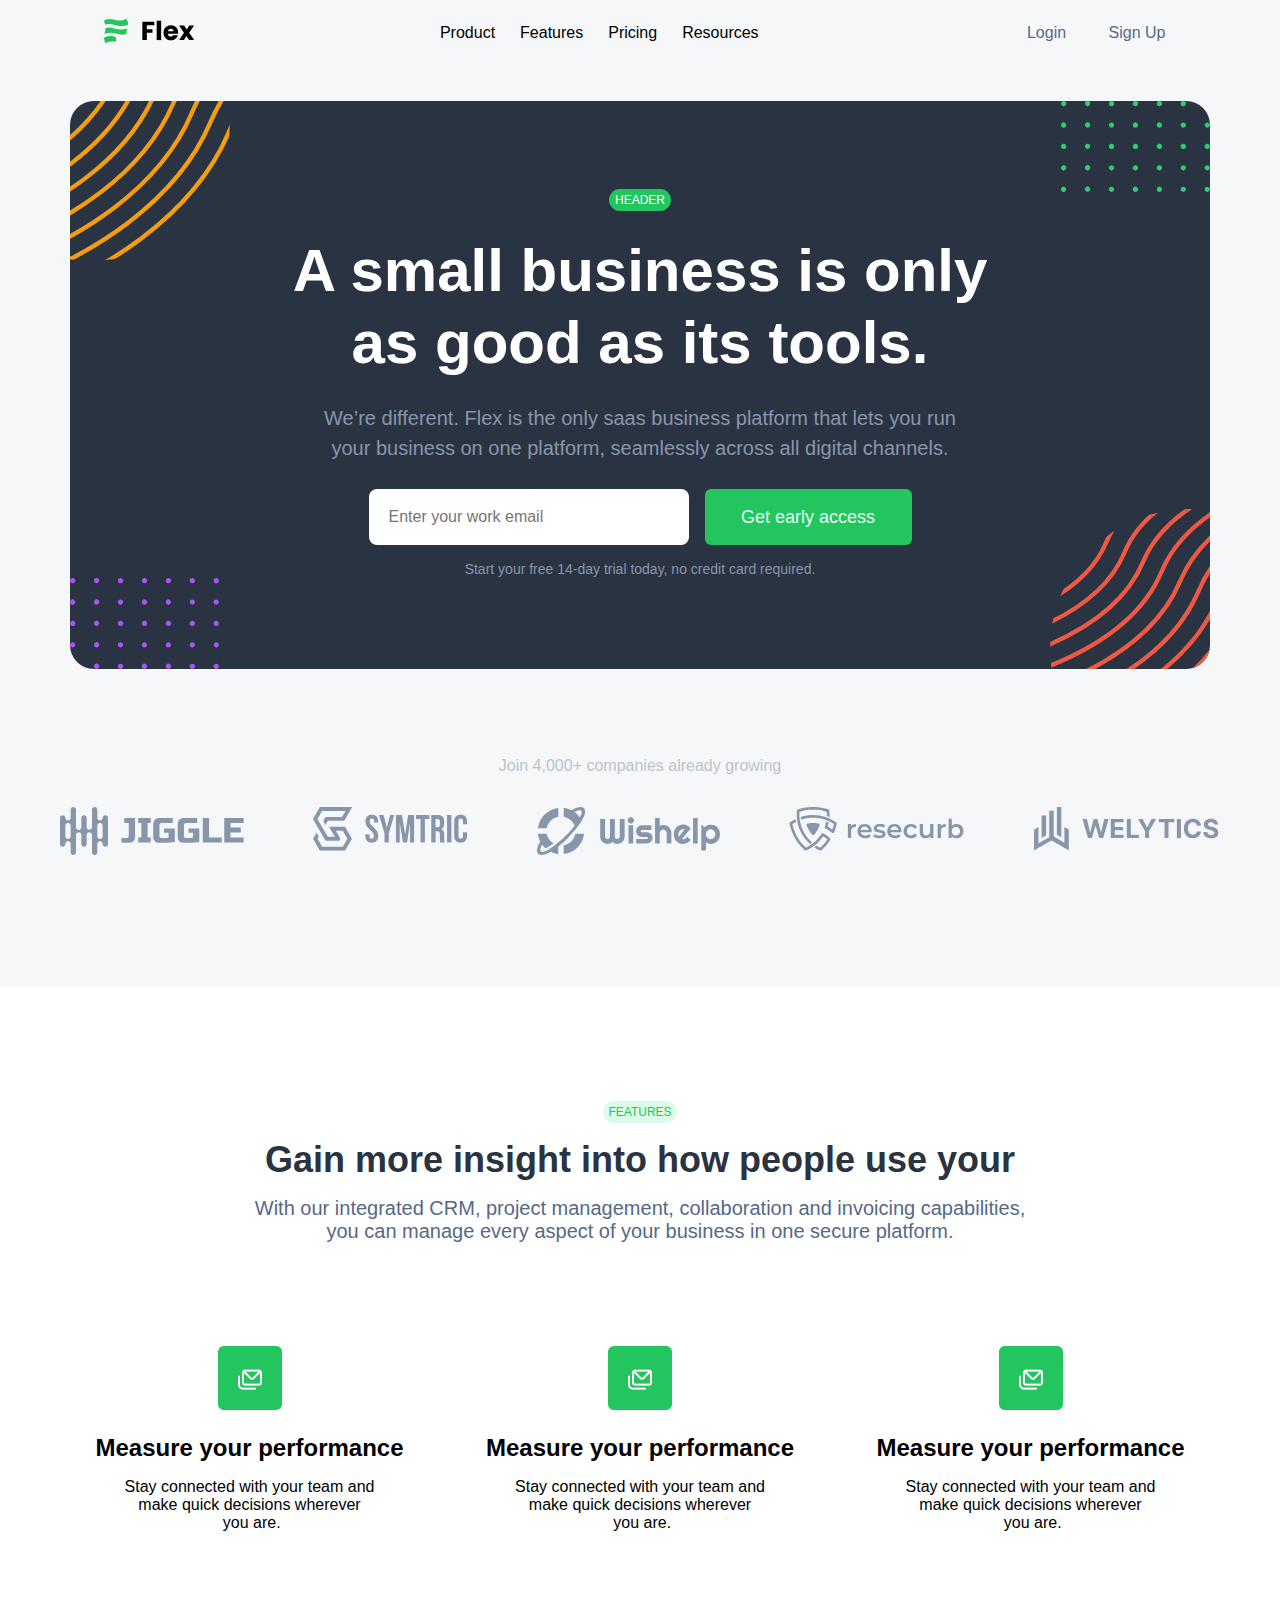
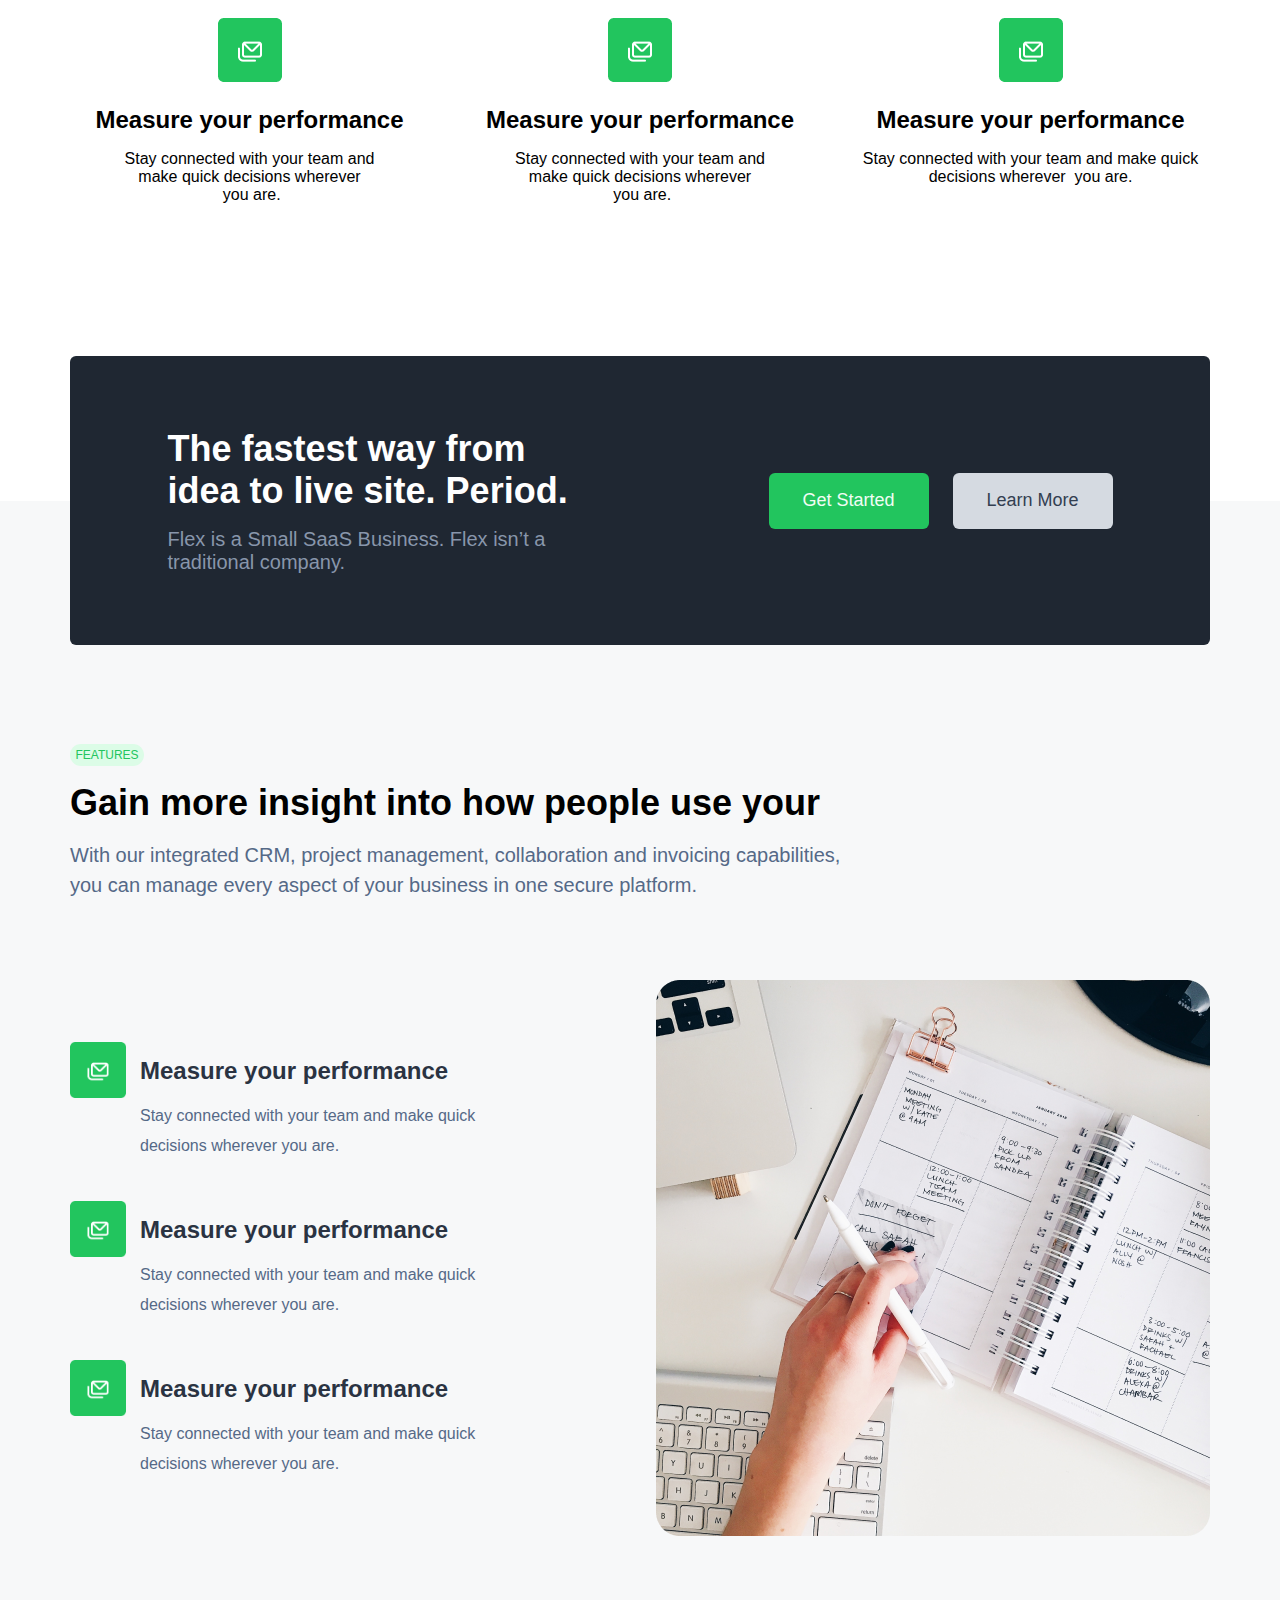
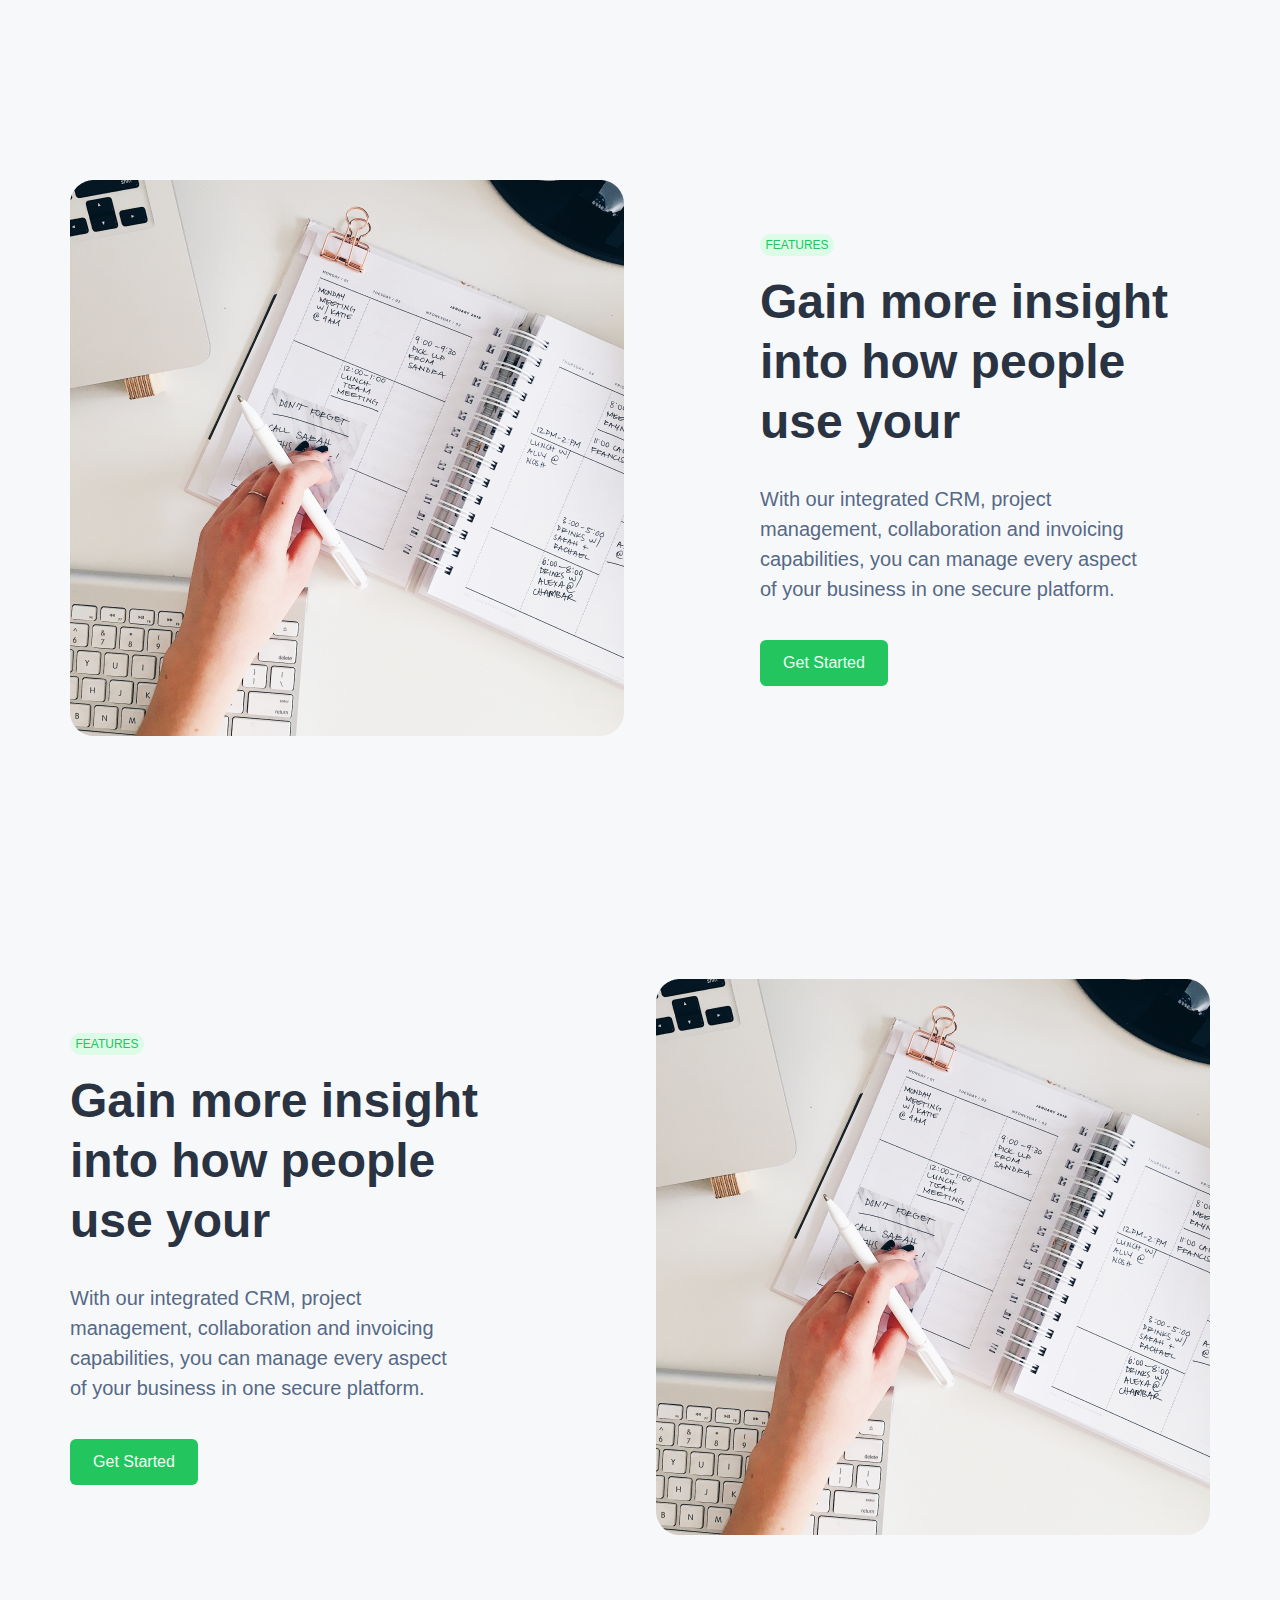
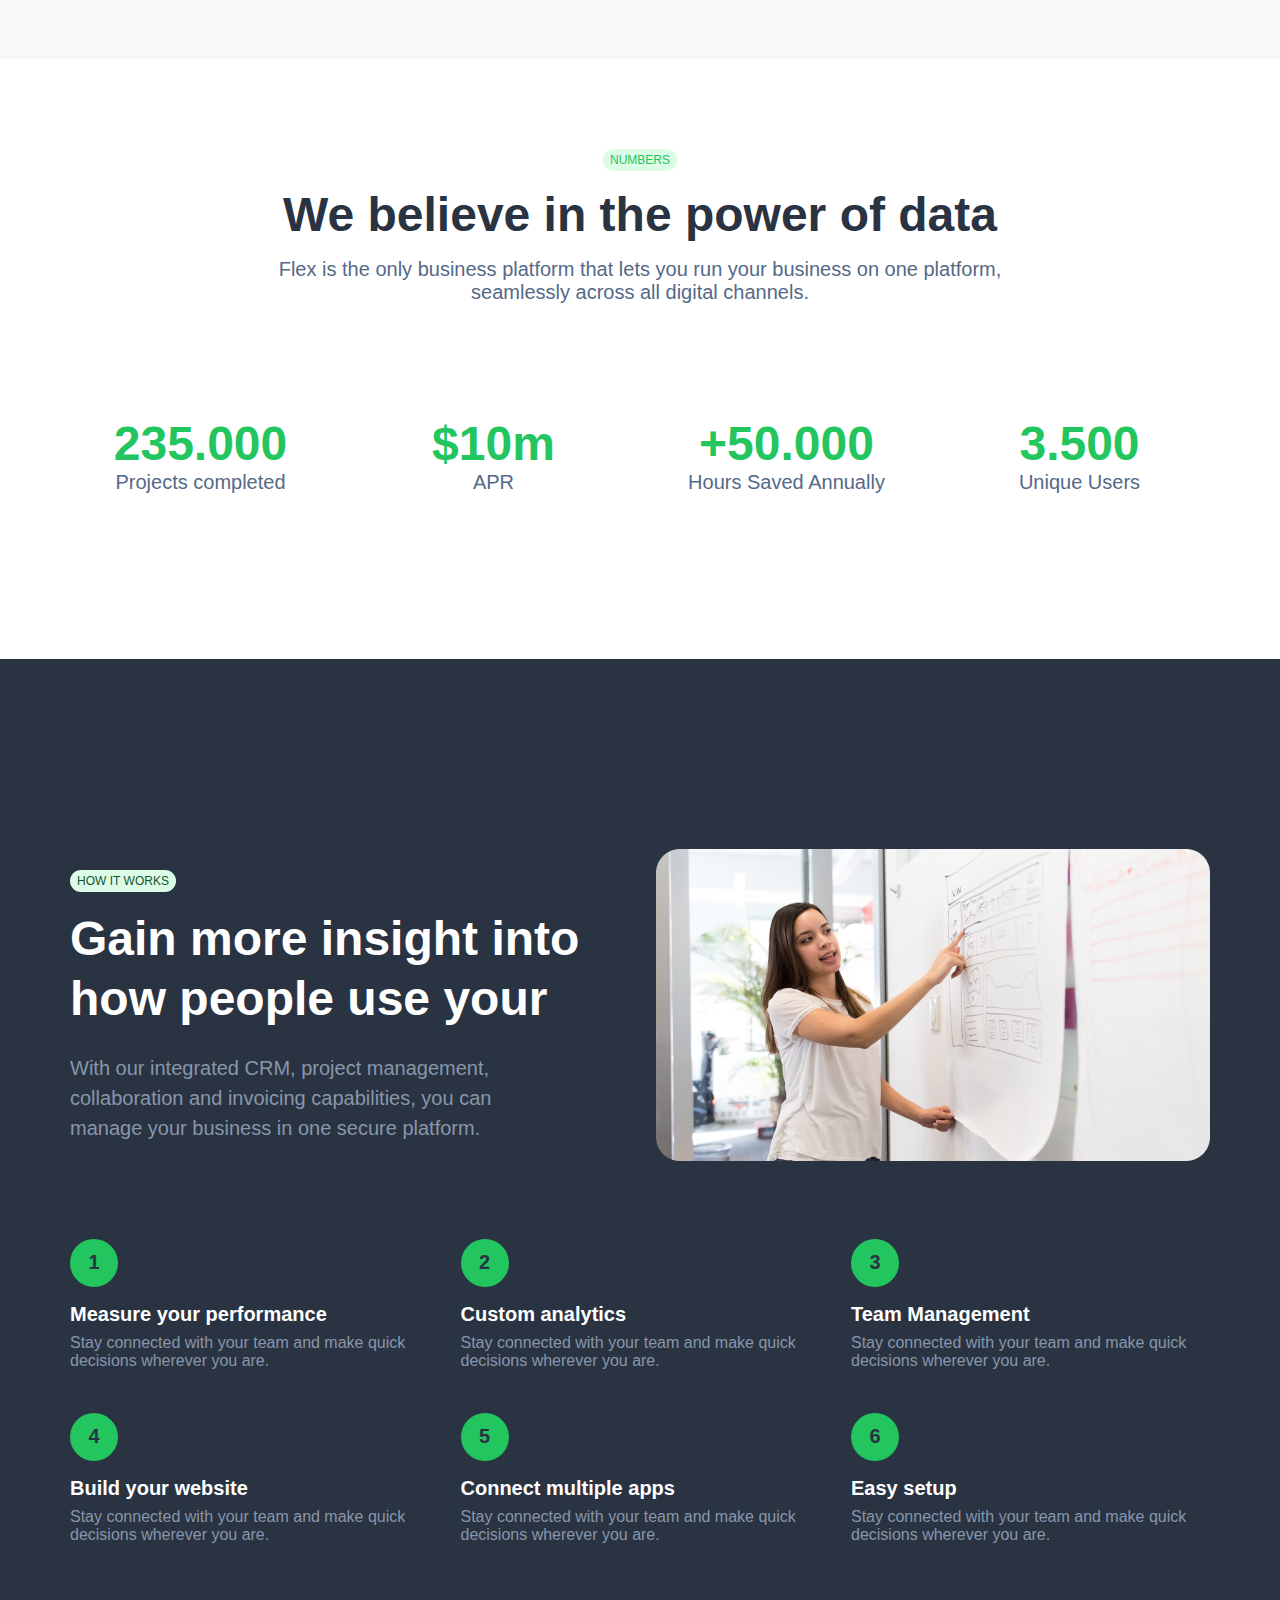
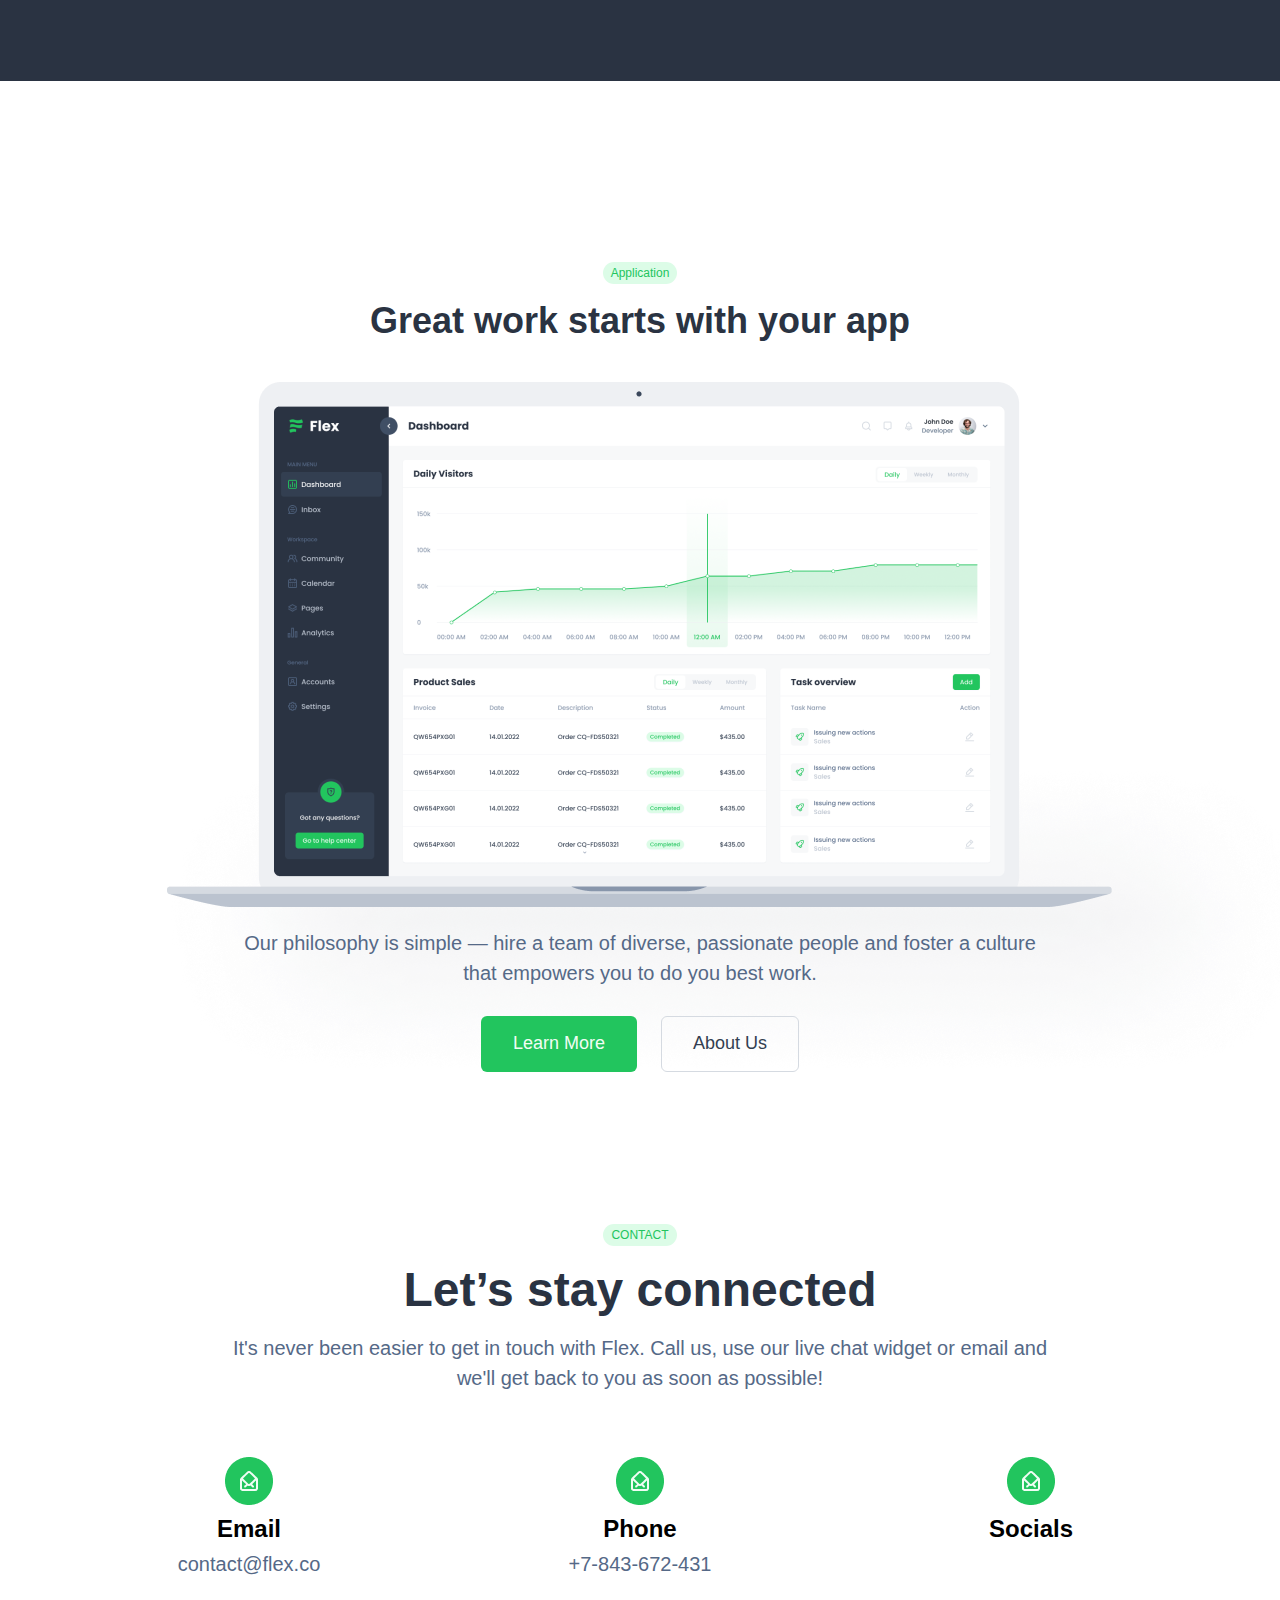
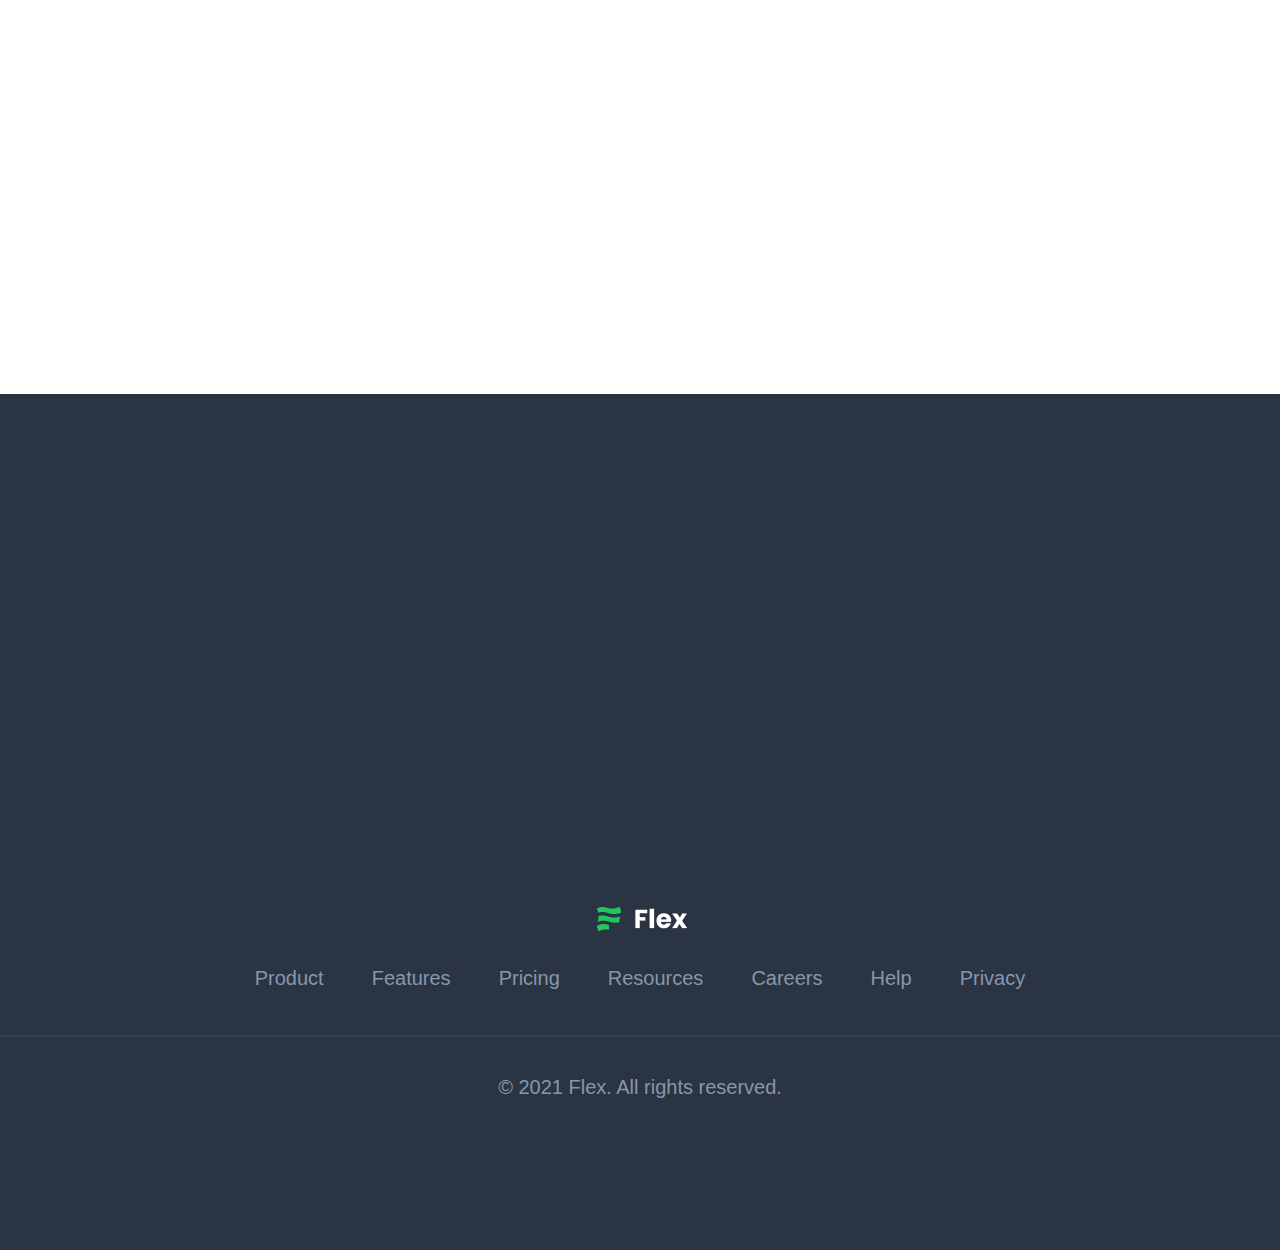
<file: index.html>
<!DOCTYPE html>
<html lang="en">

<head>
    <meta charset="UTF-8">
    <meta name="viewport" content="width=device-width, initial-scale=1.0">
    <title>Flex</title>
    <link rel="stylesheet" href="./style.css">
    <link rel="stylesheet" href="https://cdnjs.cloudflare.com/ajax/libs/font-awesome/6.5.2/css/all.min.css"
        integrity="sha512-SnH5WK+bZxgPHs44uWIX+LLJAJ9/2PkPKZ5QiAj6Ta86w+fsb2TkcmfRyVX3pBnMFcV7oQPJkl9QevSCWr3W6A=="
        crossorigin="anonymous" referrerpolicy="no-referrer" />
</head>

<body>
    <header>
        <nav>
            <a href="#"><img src="./img/Logo.svg" alt=""></a>
            <ul>
                <li>Product</li>
                <li>Features</li>
                <li>Pricing</li>
                <li>Resources</li>
            </ul>
            <div class="btns">
                <a target="_blank" href="./login.html"><button>Login</button></a>
                <a target="_blank" href="./Signup.html"><button>Sign Up</button></a>
            </div>
        </nav>
        <div class="container">
            <div class="hero">
                <img src="./img/left_top.svg" class="images1" alt="">
                <img src="./img/left_bottom.svg" class="images2" alt="">
                <img src="./img/right_top.svg" class="images3" alt="">
                <img src="./img/right_bottom.svg" class="images4" alt="">
                <span>HEADER</span>
                <h1>A small business is only as good as its tools. </h1>
                <p class="hero_p">We’re different. Flex is the only saas business platform that lets you run your
                    business on one
                    platform, seamlessly across all digital channels.</p>
                <div class="hero_form">
                    <input type="text" placeholder="Enter your work email">
                    <button>Get early access</button>
                </div>
                <p class="hero_p2">Start your free 14-day trial today, no credit card required.</p>
            </div>
        </div>
        <div class="header_footer">
            <a href="">Join 4,000+ companies already growing</a>
            <div class="header_images">
                <a href="#"><img src="./img/Jiggle.svg" alt=""></a>
                <a href="#"><img src="./img/Symtric.svg" alt=""></a>
                <a href="#"><img src="./img/Wishelp.svg" alt=""></a>
                <a href="#"><img src="./img/resecurb.svg" alt=""></a>
                <a href="#"><img src="./img/Welystics.svg" alt=""></a>
            </div>
        </div>
    </header>
    <div class="container">
        <div class="wrapper">
            <span>FEATURES</span>
            <h2>Gain more insight into how people use your</h2>
            <p class="wrapper_p">With our integrated CRM, project management, collaboration and invoicing capabilities,
                you can manage
                every
                aspect of your business in one secure platform.</p>
            <div class="cards">
                <div class="card">
                    <img src="./img/Frame 18.png" alt="">
                    <h3>Measure your performance</h3>
                    <p>Stay connected with your team and <br>
                        make quick decisions wherever <br>
                         you are. </p>
                </div>
                <div class="card">
                    <img src="./img/Frame 18.png" alt="">
                    <h3>Measure your performance</h3>
                    <p>Stay connected with your team and <br>
                        make quick decisions wherever <br>
                         you are. </p>
                </div>
                <div class="card">
                    <img src="./img/Frame 18.png" alt="">
                    <h3>Measure your performance</h3>
                    <p>Stay connected with your team and <br>
                        make quick decisions wherever <br>
                         you are. </p>
                </div>
                <div class="card">
                    <img src="./img/Frame 18.png" alt="">
                    <h3>Measure your performance</h3>
                    <p>Stay connected with your team and <br>
                        make quick decisions wherever <br>
                         you are. </p>
                </div>
                <div class="card">
                    <img src="./img/Frame 18.png" alt="">
                    <h3>Measure your performance</h3>
                    <p>Stay connected with your team and <br>
                        make quick decisions wherever <br>
                         you are. </p>
                </div>
                <div class="card">
                    <img src="./img/Frame 18.png" alt="">
                    <h3>Measure your performance</h3>
                    <p>Stay connected with your team and make quick decisions wherever  you are. </p>
                </div>
            </div>
            <div class="banner">
                <div class="banner_left">
                    <h1>The fastest way from idea to live site. Period.</h1>
                    <p>Flex is a Small SaaS Business. Flex isn’t a <br>traditional company.</p>
                </div>
                <div class="banner_right">
                    <button>Get Started</button>
                    <button>Learn More</button>
                </div>
            </div>
        </div>
    </div>
    <div class="feauteres">
        <div class="container">
            <span>FEATURES</span>
            <h3>Gain more insight into how people use your</h3>
            <p>With our integrated CRM, project management, collaboration and invoicing capabilities, you can manage
                every aspect of your business in one secure platform.</p>
            <div class="feauteres_content">
                <div class="content_left">
                    <div class="content_cards">
                        <img src="./img/Frame 18.png" alt="">
                        <div class="">
                            <h4>Measure your performance</h4>
                            <p>Stay connected with your team and make quick decisions wherever you are. </p>
                        </div>
                    </div>
                    <div class="content_cards">
                        <img src="./img/Frame 18.png" alt="">
                        <div class="">
                            <h4>Measure your performance</h4>
                            <p>Stay connected with your team and make quick decisions wherever you are. </p>
                        </div>
                    </div>
                    <div class="content_cards">
                        <img src="./img/Frame 18.png" alt="">
                        <div class="">
                            <h4>Measure your performance</h4>
                            <p>Stay connected with your team and make quick decisions wherever you are. </p>
                        </div>
                    </div>
                </div>
                <div class="content_right">
                    <img src="./img/Image Container.png" alt="">
                </div>
            </div>
            <div class="feauteres2">
                <div class="feauteres2_left">
                    <img src="./img/Image Container.png" alt="">
                </div>
                <div class="feauteres2_right">
                    <span>FEATURES</span>
                    <h1>Gain more insight into how people use your</h1>
                    <p>With our integrated CRM, project management, collaboration and invoicing capabilities, you can
                        manage
                        every aspect of your business in one secure platform.</p>
                    <button>Get Started</button>
                </div>
            </div>
            <div class="feauteres3">
                <div class="feauteres2_right">
                    <span>FEATURES</span>
                    <h1>Gain more insight into how people use your</h1>
                    <p>With our integrated CRM, project management, collaboration and invoicing capabilities, you can
                        manage
                        every aspect of your business in one secure platform.</p>
                    <button>Get Started</button>
                </div>
                <div class="feauteres2_left">
                    <img src="./img/Image Container.png" alt="">
                </div>
            </div>
        </div>
    </div>
    <div class="container">
        <div class="numbers">
            <span>NUMBERS</span>
            <h1>We believe in the power of data</h1>
            <p> Flex is the only business platform that lets you run your business on one platform, seamlessly across
                all digital channels.</p>
            <div class="number">
                <div class="numbers2">
                    <h1>235.000</h1>
                    <a href="">Projects completed</a>
                </div>
                <div class="numbers2">
                    <h1>$10m</h1>
                    <a href="">APR</a>
                </div>
                <div class="numbers2">
                    <h1>+50.000</h1>
                    <a href="">Hours Saved Annually</a>
                </div>
                <div class="numbers2">
                    <h1>3.500</h1>
                    <a href="">Unique Users</a>
                </div>
            </div>
        </div>
    </div>
    <div class="work">
        <div class="container">
            <div class="work_content">
                <div class="top">
                    <div class="top_left">
                        <span>HOW IT WORKS</span>
                        <h1>Gain more insight into how people use your</h1>
                        <P>With our integrated CRM, project management, collaboration and invoicing capabilities, you
                            can
                            manage your business in one secure platform.</P>
                    </div>
                    <div class="top_right">
                        <img src="./img/Rectangle 1.png" alt="">
                    </div>
                </div>
                <div class="bottom">
                    <div class="work_card">
                        <div class="circl">
                            <h4>1</h4>
                        </div>
                        <h2>Measure your performance</h2>
                        <p>Stay connected with your team and make quick decisions wherever you are.</p>
                    </div>
                    <div class="work_card">
                        <div class="circl">
                            <h4>2</h4>
                        </div>
                        <h2>Custom analytics</h2>
                        <p>Stay connected with your team and make quick decisions wherever you are.</p>
                    </div>
                    <div class="work_card">
                        <div class="circl">
                            <h4>3</h4>
                        </div>
                        <h2>Team Management</h2>
                        <p>Stay connected with your team and make quick decisions wherever you are.</p>
                    </div>
                    <div class="work_card">
                        <div class="circl">
                            <h4>4</h4>
                        </div>
                        <h2>Build your website</h2>
                        <p>Stay connected with your team and make quick decisions wherever you are.</p>
                    </div>
                    <div class="work_card">
                        <div class="circl">
                            <h4>5</h4>
                        </div>
                        <h2>Connect multiple apps</h2>
                        <p>Stay connected with your team and make quick decisions wherever you are.</p>
                    </div>
                    <div class="work_card">
                        <div class="circl">
                            <h4>6</h4>
                        </div>
                        <h2>Easy setup</h2>
                        <p>Stay connected with your team and make quick decisions wherever you are.</p>
                    </div>
                </div>
            </div>
        </div>
    </div>
    <div class="container">
        <div class="application">
            <span>Application</span>
            <h1>Great work starts with your app</h1>
            <img src="./img/11.png" alt="">
            <p>Our philosophy is simple — hire a team of diverse, passionate people and foster a culture that empowers
                you to do you best work.</p>
            <div class="application_btns">
                <button>Learn More</button>
                <button>About Us</button>
            </div>
        </div>
        <div class="form">
            <span>CONTACT</span>
            <h1>Let’s stay connected</h1>
            <p>It's never been easier to get in touch with Flex. Call us, use our live chat widget or email and we'll
                get back to you as soon as possible!</p>
            <div class="form_cards">
                <div class="form_card">
                    <img src="./img/Frame18.png" alt="">
                    <h2>Email</h2>
                    <a href="#">contact@flex.co</a>
                </div>
                <div class="form_card">
                    <img src="./img/Frame18.png" alt="">
                    <h2>Phone</h2>
                    <a href="#">+7-843-672-431</a>
                </div>
                <div class="form_card">
                    <img src="./img/Frame18.png" alt="">
                    <h2>Socials</h2>
                    <div class="icons">
                        <a href="#"><i class="fa-brands fa-facebook"></i></a>
                        <a href="#"><i class="fa-brands fa-twitter"></i></a>
                        <a href="#"><i class="fa-brands fa-instagram"></i></a>
                        <a href="#"><i class="fa-solid fa-info"></i></a>
                    </div>
                </div>
            </div>

            <iframe
                src="https://www.google.com/maps/embed?pb=!1m18!1m12!1m3!1d746.7173824165101!2d60.35244606223159!3d41.52876671648693!2m3!1f0!2f0!3f0!3m2!1i1024!2i768!4f13.1!3m3!1m2!1s0x41dfb3003e390e21%3A0x8f5e17a09a7b8f6e!2zSVQtUEFSSyBRb8q7c2hrb8q7cGly!5e0!3m2!1sru!2s!4v1719242166846!5m2!1sru!2s"
                style="border:0; height:641px; width: 100%;" allowfullscreen="" loading="lazy"
                referrerpolicy="no-referrer-when-downgrade"></iframe>
        </div>
    </div>
    <footer>
        <img src="./img/Logo2.png" alt="">
        <ul>
            <li>Product</li>
            <li>Features</li>
            <li>Pricing</li>
            <li>Resources</li>
            <li>Careers</li>
            <li>Help</li>
            <li>Privacy</li>
        </ul>
        <hr>
        <a href="#.">© 2021 Flex. All rights reserved.</a>
    </footer>
</body>

</html>
</file>
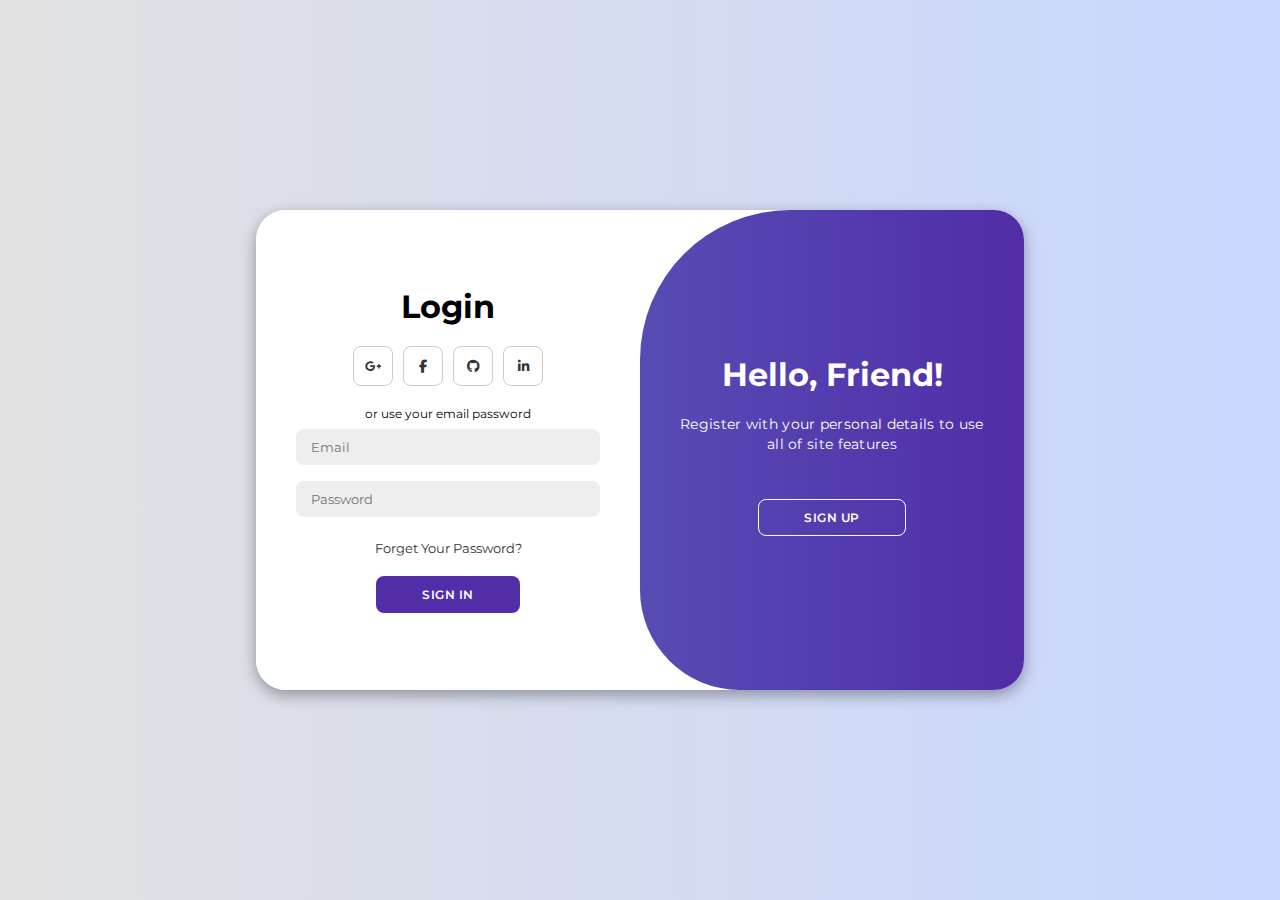
<file: login.html>
<!DOCTYPE html>
<html lang="en">

<head>
    <meta charset="UTF-8">
    <meta name="viewport" content="width=device-width, initial-scale=1.0">
    <link rel="stylesheet" href="https://cdnjs.cloudflare.com/ajax/libs/font-awesome/6.4.2/css/all.min.css">
    <link rel="stylesheet" href="login.css">
    <title>Login</title>
</head>

<body>

    <div class="container" id="container">
        <div class="form-container sign-in">
            <form>
                <h1>Login</h1>
                <div class="social-icons">
                    <a href="#" class="icon"><i class="fa-brands fa-google-plus-g"></i></a>
                    <a href="#" class="icon"><i class="fa-brands fa-facebook-f"></i></a>
                    <a href="#" class="icon"><i class="fa-brands fa-github"></i></a>
                    <a href="#" class="icon"><i class="fa-brands fa-linkedin-in"></i></a>
                </div>
                <span>or use your email password</span>
                <input type="email" placeholder="Email">
                <input type="password" placeholder="Password">
                <a href="#">Forget Your Password?</a>
                <button>Sign In</button>
            </form>
        </div>
        <div class="toggle-container">
            <div class="toggle">
                <div class="toggle-panel toggle-left">
                    <h1>Welcome Back!</h1>
                    <p>Enter your personal details to use all of site features</p>
                    <button class="btn" id="login">Sign In</button>
                </div>
                <div class="toggle-panel toggle-right">
                    <h1>Hello, Friend!</h1>
                    <p>Register with your personal details to use all of site features</p>
                    <a href="./Signup.html" ><button class="hidden" id="register">Sign Up</button></a>
                </div>
            </div>
        </div>
    </div>

</body>

</html>
</file>
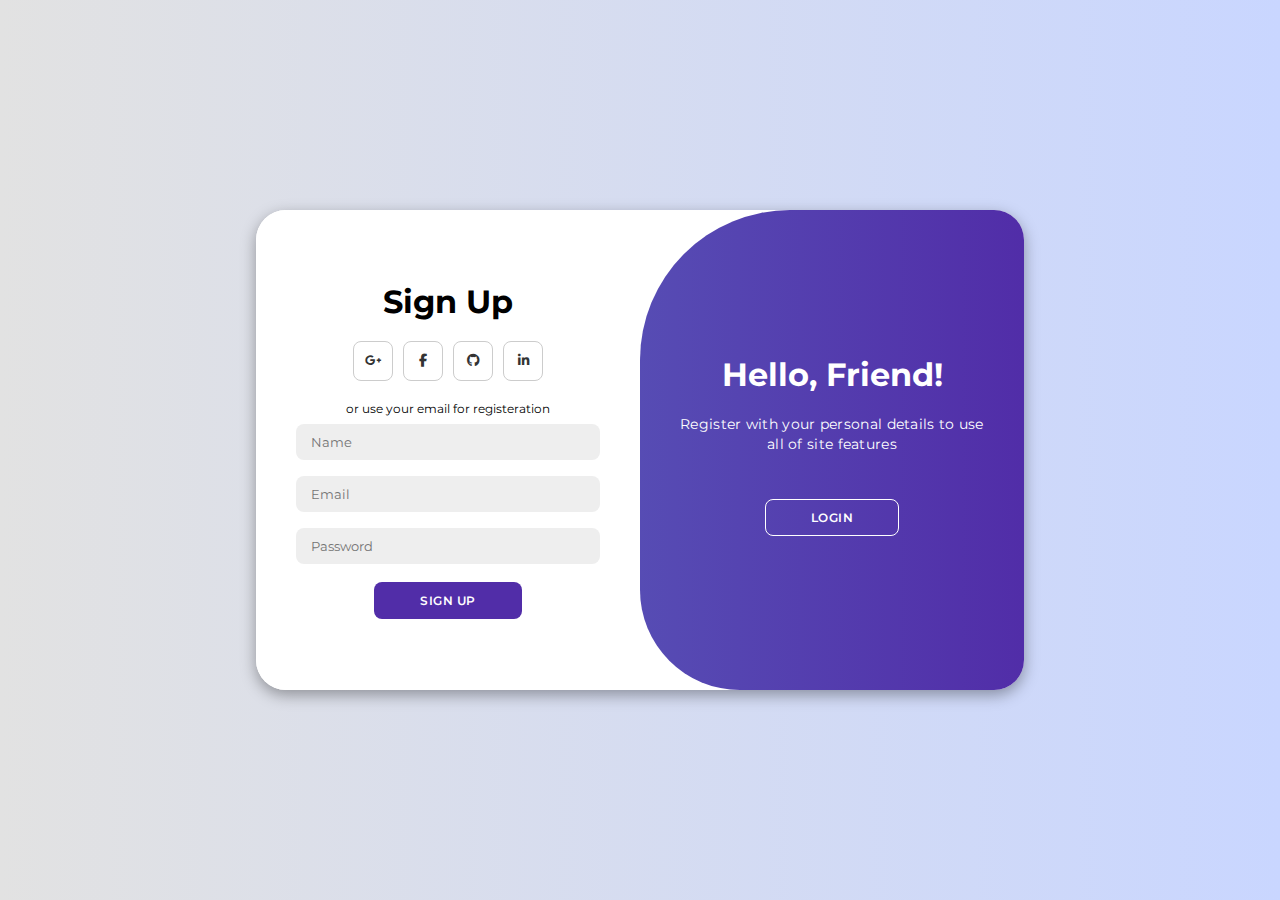
<file: Signup.html>
<!DOCTYPE html>
<html lang="en">

<head>
    <meta charset="UTF-8">
    <meta name="viewport" content="width=device-width, initial-scale=1.0">
    <link rel="stylesheet" href="https://cdnjs.cloudflare.com/ajax/libs/font-awesome/6.4.2/css/all.min.css">
    <link rel="stylesheet" href="sign.css">
    <title>Sign Up</title>
</head>

<body>

    <div class="container" id="container">
        <div class="form-container sign-up">
            <form>
                <h1>Sign Up</h1>
                <div class="social-icons">
                    <a href="#" class="icon"><i class="fa-brands fa-google-plus-g"></i></a>
                    <a href="#" class="icon"><i class="fa-brands fa-facebook-f"></i></a>
                    <a href="#" class="icon"><i class="fa-brands fa-github"></i></a>
                    <a href="#" class="icon"><i class="fa-brands fa-linkedin-in"></i></a>
                </div>
                <span>or use your email for registeration</span>
                <input type="text" placeholder="Name">
                <input type="email" placeholder="Email">
                <input type="password" placeholder="Password">
                <button>Sign Up</button>
            </form>
        </div>
        <div class="toggle-container">
            <div class="toggle">
                <div class="toggle-panel toggle-left">
                    <h1>Welcome Back!</h1>
                    <p>Enter your personal details to use all of site features</p>
                    <button class="hidden" id="login">Sign In</button>
                </div>
                <div class="toggle-panel toggle-right">
                    <h1>Hello, Friend!</h1>
                    <p>Register with your personal details to use all of site features</p>
                    <a href="./login.html"><button class="hidden" id="register">Login</button></a>
                </div>
            </div>
        </div>
    </div>


</body>

</html>
</file>
<file: style.css>
@import url('https://fonts.googleapis.com/css2?family=Roboto:ital,wght@0,100;0,300;0,400;0,500;0,700;0,900;1,100;1,300;1,400;1,500;1,700;1,900&display=swap');

* {
    margin: 0;
    padding: 0;
    box-sizing: border-box;
}

a {
    text-decoration: none;
}

button{
    cursor: pointer;
}

body {
    font-family: "Poppins", sans-serif;
}

header {
    background-color: #F6F7F9;
}

nav {
    display: flex;
    justify-content: space-between;
    padding: 15px 100px 0px 100px;
    align-items: center;
}

.container {
    max-width: 1140px;
    width: 100%;
    margin: 0 auto;
}

nav ul {
    display: flex;
    gap: 25px;
    list-style: none;
}

nav ul li {
    font-weight: 500;
    font-size: 16px;
    cursor: pointer;
}

nav ul li:hover {
    text-shadow: -1px 6px 9px rgba(0, 0, 0, 0.6);
    transition: 0.4s ease-in-out;
}

nav button:last-child {
    width: 86px;
    height: 36px;
    background: #22C55E;
    border: none;
    border-radius: 6px;
    font-weight: 500;
    font-size: 14px;
    color: white;
    cursor: pointer;
}

nav button:last-child a {
    color: white;
}

nav button:first-child {
    width: 86px;
    height: 36px;
    background: transparent;
    border: none;
    border-radius: 6px;
    font-weight: 500;
    font-size: 16px;
    cursor: pointer;
    color: #556987;
}

nav button:first-child:active {
    background-color: transparent;
    border: 1px solid #22C55E;
}

nav button:last-child:active {
    background-color: transparent;
    border: 1px solid #22C55E;
}

.hero {
    display: flex;
    flex-direction: column;
    align-items: center;
    text-align: center;
    width: 100%;
    height: 568px;
    background-color: #2A3342;
    border-radius: 24px;
    margin-top: 50px;
    position: relative;
    overflow: hidden;
}

.hero span {
    background-color: #22C55E;
    width: 62px;
    height: 22px;
    border-radius: 36px;
    font-weight: 500;
    font-size: 12px;
    display: flex;
    justify-content: center;
    align-items: center;
    margin-top: 88px;
    color: white;
}

.hero h1 {
    margin-top: 24px;
    width: 700px;
    line-height: 72px;
    font-weight: 700;
    font-size: 60px;
    color: #FFFFFF;
}

.hero_p {
    font-weight: 500;
    color: #8896AB;
    margin-top: 24px;
    width: 650px;
    line-height: 30px;
    font-size: 20px;
}

.images1 {
    position: absolute;
    left: 0;
}

.images2 {
    position: absolute;
    left: 0;
    bottom: 0;
}

.images3 {
    position: absolute;
    right: 0;
}

.images4 {
    position: absolute;
    right: 0;
    bottom: 0;
}

.hero input {
    width: 320px;
    height: 56px;
    font-weight: 400;
    font-size: 16px;
    border: none;
    border-radius: 8px;
    outline: none;
    color: #667085;
    padding-left: 20px;
}

.hero button {
    width: 207px;
    height: 56px;
    border-radius: 6px;
    color: #F0FDF4;
    font-size: 18px;
    font-weight: 500;
    background-color: #22C55E;
    border: none;
    cursor: pointer;
}

.hero_form {
    display: flex;
    margin-top: 26px;
    column-gap: 16px;
}

.hero_p2 {
    color: #8896AB;
    font-size: 14px;
    margin-top: 16px;
}

.header_footer {
    display: flex;
    flex-direction: column;
    align-items: center;
    row-gap: 32px;
    margin-top: 88px;
    height: 230px;
}

.header_footer a {
    text-decoration: none;
    font-weight: 500;
    font-style: 16px;
    color: #BBC3CF;
}

.header_images {
    display: flex;
    width: 1160px;
    justify-content: space-between;
}

.wrapper {
    display: flex;
    flex-direction: column;
    align-items: center;
    margin-top: 10%;
    height: 1000px;
    position: relative;
}

.wrapper span,
.feauteres span,
.feauteres2_right span,
.numbers span,
.application span,
.form span {
    background-color: #DCFCE7;
    width: 74px;
    height: 22px;
    border-radius: 36px;
    color: #22C55E;
    font-size: 12px;
    font-weight: 500;
    display: flex;
    justify-content: center;
    align-items: center;
}

.wrapper h2 {
    font-weight: 700;
    font-size: 36px;
    color: #2A3342;
    margin-top: 16px;
}

.wrapper_p {
    font-weight: 500;
    font-size: 20px;
    color: #556987;
    width: 800px;
    text-align: center;
    margin-top: 16px;
}

.cards {
    display: flex;
    flex-wrap: wrap;
    justify-content: space-between;
    margin-top: 9%;
}

.card {
    display: flex;
    flex-direction: column;
    width: 359px;
    height: 272px;
    align-items: center;
    text-align: center;
}

.card h3 {
    font-size: 24px;
    font-weight: 700;
    margin-top: 24px;
}

.card p {
    font-size: 16px;
    font-weight: 500;
    margin-top: 16px;
}

.banner {
    background-color: #1F2732;
    width: 100%;
    height: 289px;
    border-radius: 6px;
    display: flex;
    margin-top: 75%;
    justify-content: space-around;
    align-items: center;
    position: absolute;
}

.banner_left h1 {
    width: 406px;
    font-weight: 700;
    font-size: 36px;
    color: #FFFFFF;
}

.banner_left p {
    width: 406px;
    font-weight: 500;
    color: #8896AB;
    font-size: 20px;
    margin-top: 16px;
}

.banner_right {
    display: flex;
    column-gap: 24px;
}

.banner_right button:first-child {
    width: 160px;
    height: 56px;
    background-color: #22C55E;
    color: #F0FDF4;
    font-weight: 500;
    font-size: 18px;
    border-radius: 6px;
    border: none;
    cursor: pointer;
}

.banner_right button:last-child {
    width: 160px;
    height: 56px;
    background-color: #D5DAE1;
    color: #333F51;
    font-weight: 500;
    font-size: 18px;
    border-radius: 6px;
    border: none;
    cursor: pointer;
}

.feauteres {
    width: 100%;
    background-color: #F7F8F9;
    display: flex;
    flex-direction: column;
    text-align: start;
    padding-top: 19%;
}

.feauteres h3 {
    font-weight: 700;
    font-size: 36px;
    margin-top: 16px;
}

.feauteres p {
    font-weight: 500;
    font-size: 20px;
    width: 800px;
    line-height: 30px;
    color: #556987;
    margin-top: 16px;
}

.feauteres_content {
    margin-top: 80px;
    display: flex;
    justify-content: space-between;
    align-items: center;
}

.content_right img {
    width: 554px;
    height: 556px;
}

.content_left {
    display: flex;
    flex-direction: column;
    row-gap: 40px;
}

.content_cards img {
    width: 56px;
    height: 56px;
}

.content_cards {
    display: flex;
    column-gap: 14px;
}

.content_left h4 {
    font-weight: 700;
    font-size: 24px;
    color: #2A3342;
    margin-top: 15px;
}

.content_cards p {
    width: 375px;
    font-size: 16px;
    font-weight: 500;
}

.feauteres2,
.feauteres3 {
    margin-top: 21%;
    display: flex;
    justify-content: space-between;
    align-items: center;
}

.feauteres2_right h1 {
    font-weight: 700;
    font-size: 48px;
    line-height: 60px;
}

.feauteres2_right h1 {
    font-weight: 700;
    font-size: 48px;
    line-height: 60px;
    width: 450px;
    color: #2A3342;
    margin-top: 16px;
}

.feauteres2_right p {
    width: 390px;
    font-weight: 500;
    font-size: 20px;
    color: #556987;
    margin-top: 32px;
}

.feauteres2_right button {
    background-color: #22C55E;
    border: none;
    width: 128px;
    height: 46px;
    border-radius: 6px;
    color: #F0FDF4;
    font-size: 16px;
    font-weight: 500;
    margin-top: 36px;
}

.feauteres3 {
    padding-bottom: 120px;
}

.numbers {
    width: 100%;
    height: 600px;
    display: flex;
    flex-direction: column;
    align-items: center;
    text-align: center;
}

.number {
    display: flex;
    column-gap: 32px;
    margin-top: 96px;
}

.numbers span {
    margin-top: 90px;
}

.numbers h1 {
    margin-top: 16px;
    font-weight: 700;
    font-size: 48px;
    color: #2A3342;
}

.numbers p {
    font-weight: 500;
    font-size: 20px;
    color: #556987;
    width: 740px;
    margin-top: 16px;
}

.numbers2 {
    width: 261px;
    height: 98px;
}

.numbers2 h1 {
    color: #22C55E;
    font-weight: 700;
    font-size: 48px;
}

.numbers2 a {
    font-weight: 500;
    font-size: 20px;
    color: #556987;
}

.work {
    width: 100%;
    height: 1022px;
    background-color: #2A3342;
}

.work_content {
    display: flex;
    flex-direction: column;
}

.top {
    display: flex;
    justify-content: space-between;
    align-items: center;
    margin-top: 190px;
}

.top_left span {
    width: 106px;
    height: 22px;
    border-radius: 36px;
    font-weight: 500;
    font-size: 12px;
    display: flex;
    justify-content: center;
    align-items: center;
    color: #14532D;
    background-color: #DCFCE7;
}

.top_left h1 {
    margin-top: 17px;
    font-weight: 700;
    font-size: 48px;
    line-height: 60px;
    color: #FFFFFF;
}

.top_left p {
    width: 490px;
    font-weight: 500;
    font-size: 20px;
    color: #8896AB;
    line-height: 30px;
    margin-top: 24px;
}

.bottom {
    display: flex;
    justify-content: space-between;
    flex-wrap: wrap;
    margin-top: 74px;
}

.work_card {
    width: 359px;
    height: 174px;
    text-align: start;
}

.circl {
    width: 48px;
    height: 48px;
    background-color: #22C55E;
    border-radius: 100%;
    display: flex;
    justify-content: center;
    align-items: center;
}

.circl h4 {
    color: #2A3342;
    font-weight: 600;
    font-size: 20px;
}

.work_card h2 {
    margin-top: 16px;
    font-weight: 700;
    font-size: 20px;
    color: #FFFFFF;
}

.work_card p {
    margin-top: 8px;
    font-weight: 500;
    font-size: 16px;
    color: #8896AB;
}

.application {
    display: flex;
    flex-direction: column;
    justify-content: center;
    align-items: center;
    position: relative;
    height: 1093px;
}

.application img {
    margin-left: 17%;
    margin-top: 40px;
    /* height: 700px; */
}

.application span {
    margin-top: 88px;
}

.application h1 {
    margin-top: 16px;
    color: #2A3342;
    font-size: 36px;
    font-weight: 700;
}

.application p {
    position: absolute;
    margin-top: 58%;
    width: 800px;
    font-weight: 500;
    font-size: 20px;
    line-height: 30px;
    color: #556987;
    text-align: center;
}

.application_btns {
    position: absolute;
    margin-top: 73%;
    display: flex;
    gap: 24px;
}

.application_btns button:first-child {
    background-color: #22C55E;
    width: 156px;
    height: 56px;
    border-radius: 6px;
    border: none;
    font-weight: 500;
    font-size: 18px;
    color: #F0FDF4;
}

.application_btns button:last-child {
    background-color: transparent;
    width: 138px;
    height: 56px;
    border-radius: 6px;
    border: 1px solid #D5DAE1;
    color: #333F51;
    font-weight: 500;
    font-size: 18px;
}

.form {
    display: flex;
    text-align: center;
    flex-direction: column;
    align-items: center;
    margin-top: 50px;
    position: relative;
    height: 770px;
}

.form h1 {
    margin-top: 16px;
    font-weight: 700;
    font-size: 48px;
    color: #2A3342;
}

.form p{
    margin-top: 16px;
    font-weight: 500;
    font-size: 20px;
    line-height: 30px;
    width: 850px;
    color: #556987;
}

.form i {
    color: #22C55E;
}

.form_cards{
    display: flex; 
    column-gap: 130px;
    margin-top: 64px;
}

.form_card a {
    color: #556987;
    font-weight: 500;
    font-size: 20px;
}

.form_card{
    width: 261px;
    height: 148px;
    display: flex;
    flex-direction: column;
    align-items: center;
    row-gap: 10px;
}

.form_card img{
    width: 48px;
    height: 48px;
}

.icons{
    display: flex;
    column-gap: 30px;
    align-items: center;
    font-size: 20px;
}

iframe {
    position: absolute;
    margin-top: 39%;
}

footer{
    display: flex;
    justify-content: center;
    align-items: center;
    height: 856px;
    background-color: #2A3442;
    flex-direction: column;
}

footer img {
    margin-top: 28%;
}

footer ul {
    list-style: none;
    display: flex;
    column-gap: 48px;
    margin-top: 32px;
}

footer ul li {
    font-weight: 500;
    font-size: 20px;
    color: #8896AB;
}

hr{
    color: black;
    opacity: 0.1; 
    width: 100%;
    height: 1px;
    margin-top: 45px;
}

footer a {
    margin-top: 39px;
    font-weight: 500;
    font-size: 20px;
    color: #8896AB;
}
</file>
<file: login.css>
@import url('https://fonts.googleapis.com/css2?family=Montserrat:wght@300;400;500;600;700&display=swap');

*{
    margin: 0;
    padding: 0;
    box-sizing: border-box;
    font-family: 'Montserrat', sans-serif;
}


body{
    background-color: #c9d6ff;
    background: linear-gradient(to right, #e2e2e2, #c9d6ff);
    display: flex;
    align-items: center;
    justify-content: center;
    flex-direction: column;
    height: 100vh;
}

.container{
    background-color: #fff;
    border-radius: 30px;
    box-shadow: 0 5px 15px rgba(0, 0, 0, 0.35);
    position: relative;
    overflow: hidden;
    width: 768px;
    max-width: 100%;
    min-height: 480px;
}

.container p{
    font-size: 14px;
    line-height: 20px;
    letter-spacing: 0.3px;
    margin: 20px 0;
}

.container span{
    font-size: 12px;
}

.container a{
    color: #333;
    font-size: 13px;
    text-decoration: none;
    margin: 15px 0 10px;
}

.container button{
    background-color: #512da8;
    color: #fff;
    font-size: 12px;
    padding: 10px 45px;
    border: 1px solid transparent;
    border-radius: 8px;
    font-weight: 600;
    letter-spacing: 0.5px;
    text-transform: uppercase;
    margin-top: 10px;
    cursor: pointer;
}

.container button.hidden{
    background-color: transparent;
    border-color: #fff;
}

.container form{
    background-color: #fff;
    display: flex;
    align-items: center;
    justify-content: center;
    flex-direction: column;
    padding: 0 40px;
    height: 100%;
}

.container input{
    background-color: #eee;
    border: none;
    margin: 8px 0;
    padding: 10px 15px;
    font-size: 13px;
    border-radius: 8px;
    width: 100%;
    outline: none;
}

.form-container{
    position: absolute;
    top: 0;
    height: 100%;
    transition: all 0.6s ease-in-out;
}

.sign-in{
    left: 0;
    width: 50%;
    z-index: 2;
}

.container.active .sign-in{
    transform: translateX(100%);
}

.sign-up{
    left: 0;
    width: 50%;
    opacity: 0;
    z-index: 1;
}

.container.active .sign-up{
    transform: translateX(100%);
    opacity: 1;
    z-index: 5;
    animation: move 0.6s;
}

.social-icons{
    margin: 20px 0;
}

.social-icons a{
    border: 1px solid #ccc;
    border-radius: 20%;
    display: inline-flex;
    justify-content: center;
    align-items: center;
    margin: 0 3px;
    width: 40px;
    height: 40px;
}

.toggle-container{
    position: absolute;
    top: 0;
    left: 50%;
    width: 50%;
    height: 100%;
    overflow: hidden;
    transition: all 0.6s ease-in-out;
    border-radius: 150px 0 0 100px;
    z-index: 1000;
}

.container.active .toggle-container{
    transform: translateX(-100%);
    border-radius: 0 150px 100px 0;
}

.toggle{
    background-color: #512da8;
    height: 100%;
    background: linear-gradient(to right, #5c6bc0, #512da8);
    color: #fff;
    position: relative;
    left: -100%;
    height: 100%;
    width: 200%;
    transform: translateX(0);
    transition: all 0.6s ease-in-out;
}

.container.active .toggle{
    transform: translateX(50%);
}

.toggle-panel{
    position: absolute;
    width: 50%;
    height: 100%;
    display: flex;
    align-items: center;
    justify-content: center;
    flex-direction: column;
    padding: 0 30px;
    text-align: center;
    top: 0;
    transform: translateX(0);
    transition: all 0.6s ease-in-out;
}

.toggle-left{
    transform: translateX(-200%);
}

.container.active .toggle-left{
    transform: translateX(0);
}

.toggle-right{
    right: 0;
    transform: translateX(0);
}

.container.active .toggle-right{
    transform: translateX(200%);
}
</file>
<file: sign.css>
@import url('https://fonts.googleapis.com/css2?family=Montserrat:wght@300;400;500;600;700&display=swap');

*{
    margin: 0;
    padding: 0;
    box-sizing: border-box;
    font-family: 'Montserrat', sans-serif;
}


body{
    background-color: #c9d6ff;
    background: linear-gradient(to right, #e2e2e2, #c9d6ff);
    display: flex;
    align-items: center;
    justify-content: center;
    flex-direction: column;
    height: 100vh;
}

.container{
    background-color: #fff;
    border-radius: 30px;
    box-shadow: 0 5px 15px rgba(0, 0, 0, 0.35);
    position: relative;
    overflow: hidden;
    width: 768px;
    max-width: 100%;
    min-height: 480px;
}

.container p{
    font-size: 14px;
    line-height: 20px;
    letter-spacing: 0.3px;
    margin: 20px 0;
}

.container span{
    font-size: 12px;
}

.container a{
    color: #333;
    font-size: 13px;
    text-decoration: none;
    margin: 15px 0 10px;
}

.container button{
    background-color: #512da8;
    color: #fff;
    font-size: 12px;
    padding: 10px 45px;
    border: 1px solid transparent;
    border-radius: 8px;
    font-weight: 600;
    letter-spacing: 0.5px;
    text-transform: uppercase;
    margin-top: 10px;
    cursor: pointer;
}

.container button.hidden{
    background-color: transparent;
    border-color: #fff;
}

.container form{
    background-color: #fff;
    display: flex;
    align-items: center;
    justify-content: center;
    flex-direction: column;
    padding: 0 40px;
    height: 100%;
}

.container input{
    background-color: #eee;
    border: none;
    margin: 8px 0;
    padding: 10px 15px;
    font-size: 13px;
    border-radius: 8px;
    width: 100%;
    outline: none;
}

.form-container{
    position: absolute;
    top: 0;
    height: 100%;
    transition: all 0.6s ease-in-out;
}


.container.active .sign-in{
    transform: translateX(100%);
}

.sign-up{
    left: 0;
    width: 50%;
    z-index: 2;
}

.container.active .sign-up{
    transform: translateX(100%);
    opacity: 1;
    z-index: 5;
    animation: move 0.6s;
}

@keyframes move{
    0%, 49.99%{
        opacity: 0;
        z-index: 1;
    }
    50%, 100%{
        opacity: 1;
        z-index: 5;
    }
}

.social-icons{
    margin: 20px 0;
}

.social-icons a{
    border: 1px solid #ccc;
    border-radius: 20%;
    display: inline-flex;
    justify-content: center;
    align-items: center;
    margin: 0 3px;
    width: 40px;
    height: 40px;
}

.toggle-container{
    position: absolute;
    top: 0;
    left: 50%;
    width: 50%;
    height: 100%;
    overflow: hidden;
    transition: all 0.6s ease-in-out;
    border-radius: 150px 0 0 100px;
    z-index: 1000;
}

.container.active .toggle-container{
    transform: translateX(-100%);
    border-radius: 0 150px 100px 0;
}

.toggle{
    background-color: #512da8;
    height: 100%;
    background: linear-gradient(to right, #5c6bc0, #512da8);
    color: #fff;
    position: relative;
    left: -100%;
    height: 100%;
    width: 200%;
    transform: translateX(0);
    transition: all 0.6s ease-in-out;
}

.container.active .toggle{
    transform: translateX(50%);
}

.toggle-panel{
    position: absolute;
    width: 50%;
    height: 100%;
    display: flex;
    align-items: center;
    justify-content: center;
    flex-direction: column;
    padding: 0 30px;
    text-align: center;
    top: 0;
    transform: translateX(0);
    transition: all 0.6s ease-in-out;
}

.toggle-left{
    transform: translateX(-200%);
}

.container.active .toggle-left{
    transform: translateX(0);
}

.toggle-right{
    right: 0;
    transform: translateX(0);
}

.container.active .toggle-right{
    transform: translateX(200%);
}
</file>
